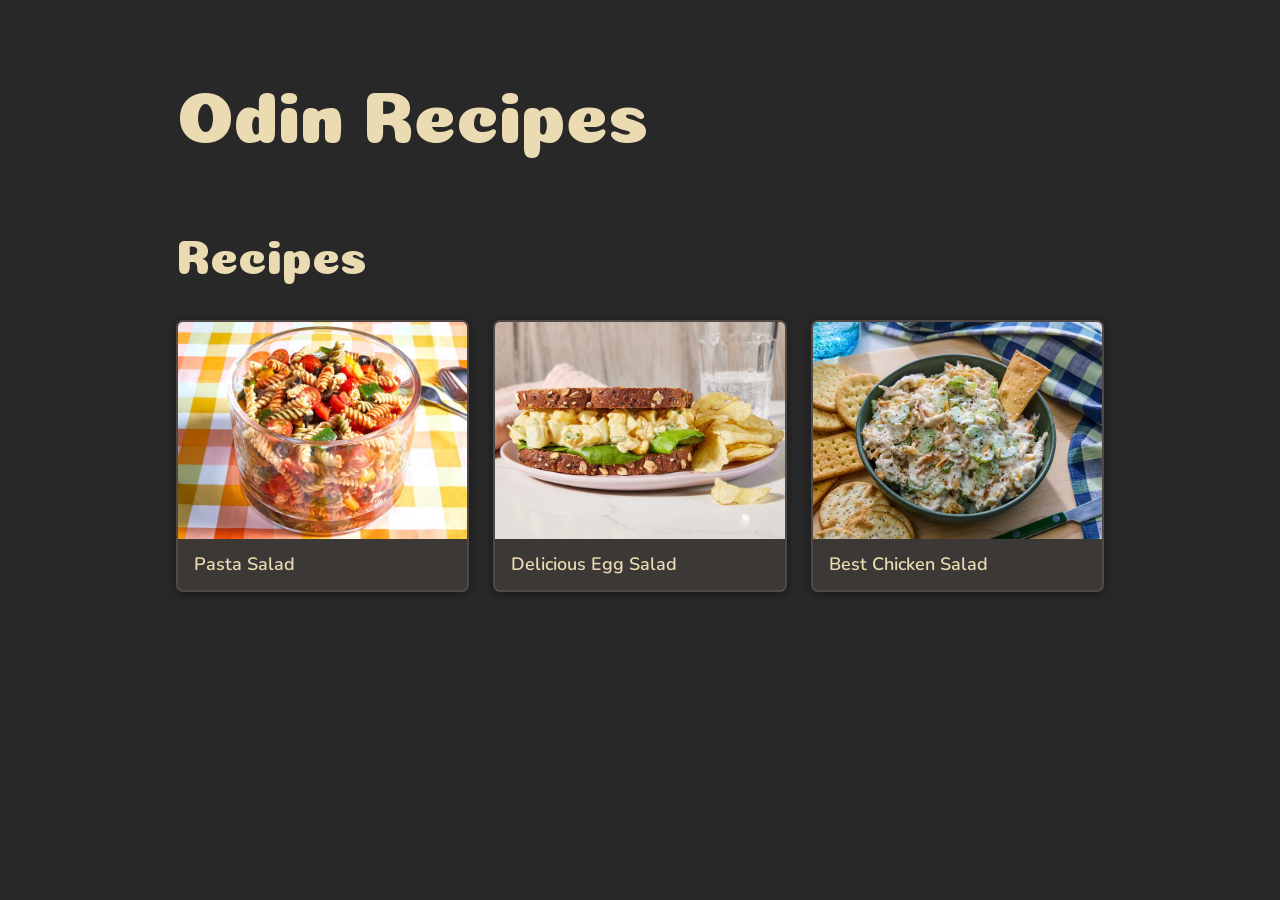
<file: index.html>
<!DOCTYPE html>
<html lang="en">
<head>
    <meta charset="UTF-8">
    <meta name="viewport" content="width=device-width, initial-scale=1.0">
    <title>Odin Recipes</title>
    <link rel="preconnect" href="https://fonts.googleapis.com">
    <link rel="preconnect" href="https://fonts.gstatic.com" crossorigin>
    <link href="https://fonts.googleapis.com/css2?family=Nunito:wght@400;600;700&display=swap" rel="stylesheet">
    <link rel="stylesheet" href="style.css">
</head>
<body>

  <header>
    <h1>Odin Recipes</h1>
  </header>

  <main>
  <h2>Recipes</h2>
  <ul class="recipe-list">
    <li>
      <a href="./recipes/pasta-salad.html">
        <img src="./images/pasta-salad.jpg" alt="Bowl of pasta salad">
        <span>Pasta Salad</span>
      </a>
    </li>
    <li>
      <a href="./recipes/delicious-egg-salad.html">
        <img src="./images/delicious-egg-salad.jpg" alt="Egg salad on a plate">
        <span>Delicious Egg Salad</span>
      </a>
    </li>
    <li>
      <a href="./recipes/best-chicken-salad.html">
        <img src="./images/best-chicken-salad.jpg" alt="Chicken salad in a bowl">
        <span>Best Chicken Salad</span>
      </a>
    </li>
  </ul>
  </main>

</body>
</html>
</file>
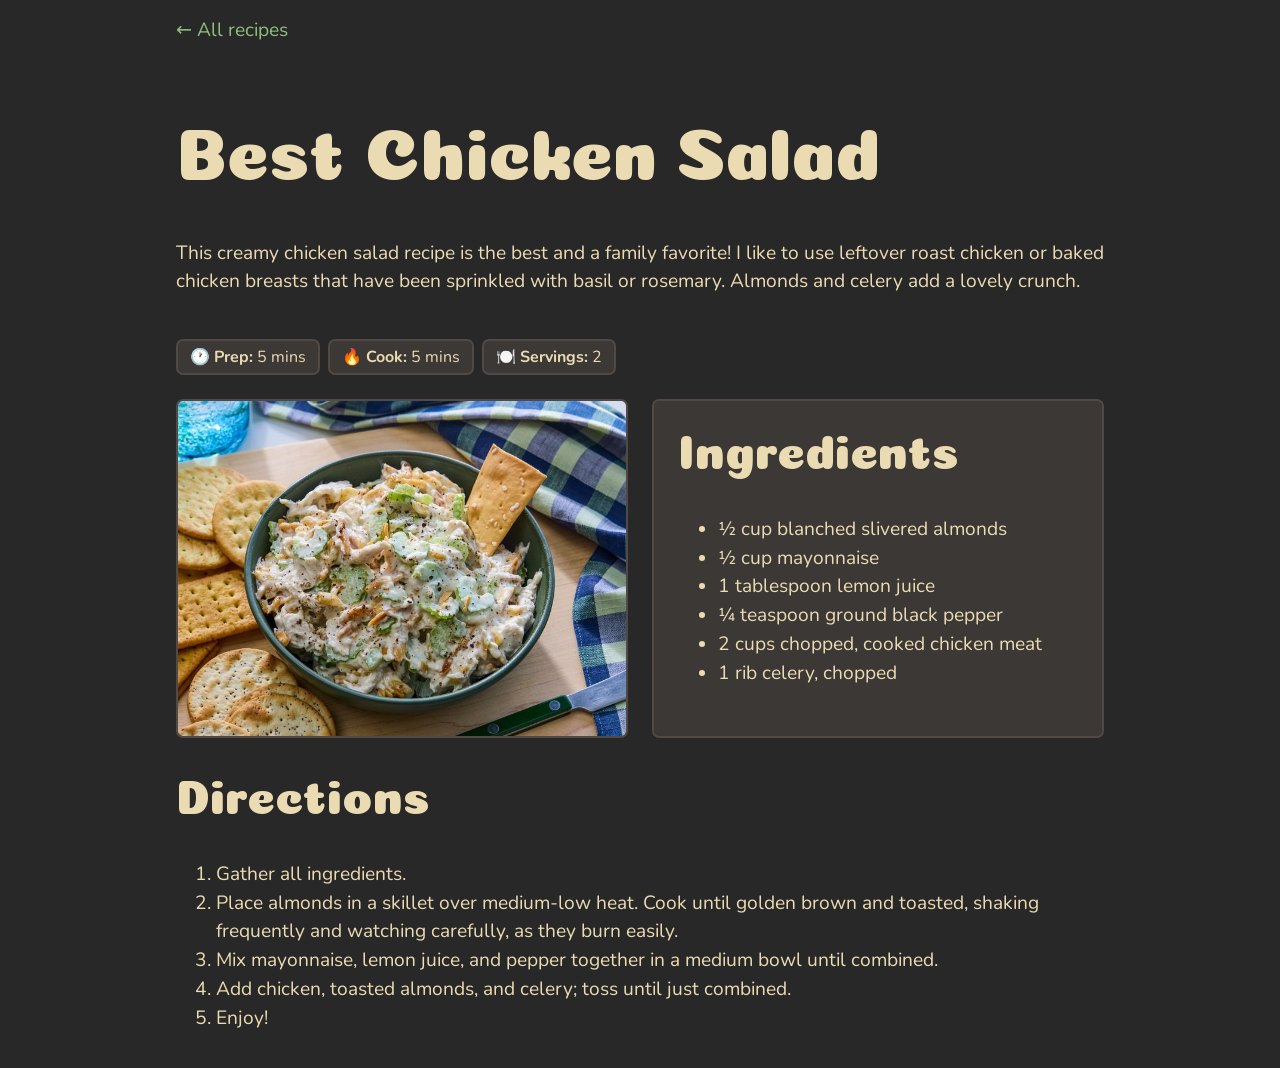
<file: recipes/best-chicken-salad.html>
<!DOCTYPE html>
<html lang="en">
<head>
<meta charset="UTF-8">
<meta name="viewport" content="width=device-width, initial-scale=1.0">
<title>Best Chicken Salad</title>
<link rel="preconnect" href="https://fonts.googleapis.com">
<link rel="preconnect" href="https://fonts.gstatic.com" crossorigin>
<link href="https://fonts.googleapis.com/css2?family=Nunito:wght@400;600;700&display=swap" rel="stylesheet">
<link rel="stylesheet" href="../style.css">
<link rel="stylesheet" href="../recipe.css">
</head>
<body>

<header>
<nav>
<a href="../index.html">← All recipes</a>
</nav>
<h1>Best Chicken Salad</h1>
</header>

<main>
<article class="recipe">

<p class="recipe-intro">This creamy chicken salad recipe is the best and a family favorite! I like to use leftover roast chicken or baked chicken breasts that have been sprinkled with basil or rosemary. Almonds and celery add a lovely crunch.</p>

<img class="recipe-image" src="../images/best-chicken-salad.jpg" alt="Creamy chicken salad with almonds and celery">

<ul class="recipe-meta">
<li>🕐 <strong>Prep:</strong> 5 mins</li>
<li>🔥 <strong>Cook:</strong> 5 mins</li>
<li>🍽️ <strong>Servings:</strong> 2</li>
</ul>

<section class="recipe-ingredients">
<h2>Ingredients</h2>
<ul>
<li>½ cup blanched slivered almonds</li>
<li>½ cup mayonnaise</li>
<li>1 tablespoon lemon juice</li>
<li>¼ teaspoon ground black pepper</li>
<li>2 cups chopped, cooked chicken meat</li>
<li>1 rib celery, chopped</li>
</ul>
</section>

<section class="recipe-directions">
<h2>Directions</h2>
<ol>
<li>Gather all ingredients.</li>
<li>Place almonds in a skillet over medium-low heat. Cook until golden brown and toasted, shaking frequently and watching carefully, as they burn easily.</li>
<li>Mix mayonnaise, lemon juice, and pepper together in a medium bowl until combined.</li>
<li>Add chicken, toasted almonds, and celery; toss until just combined.</li>
<li>Enjoy!</li>
</ol>
</section>

</article>
</main>

</body>
</html>
</file>
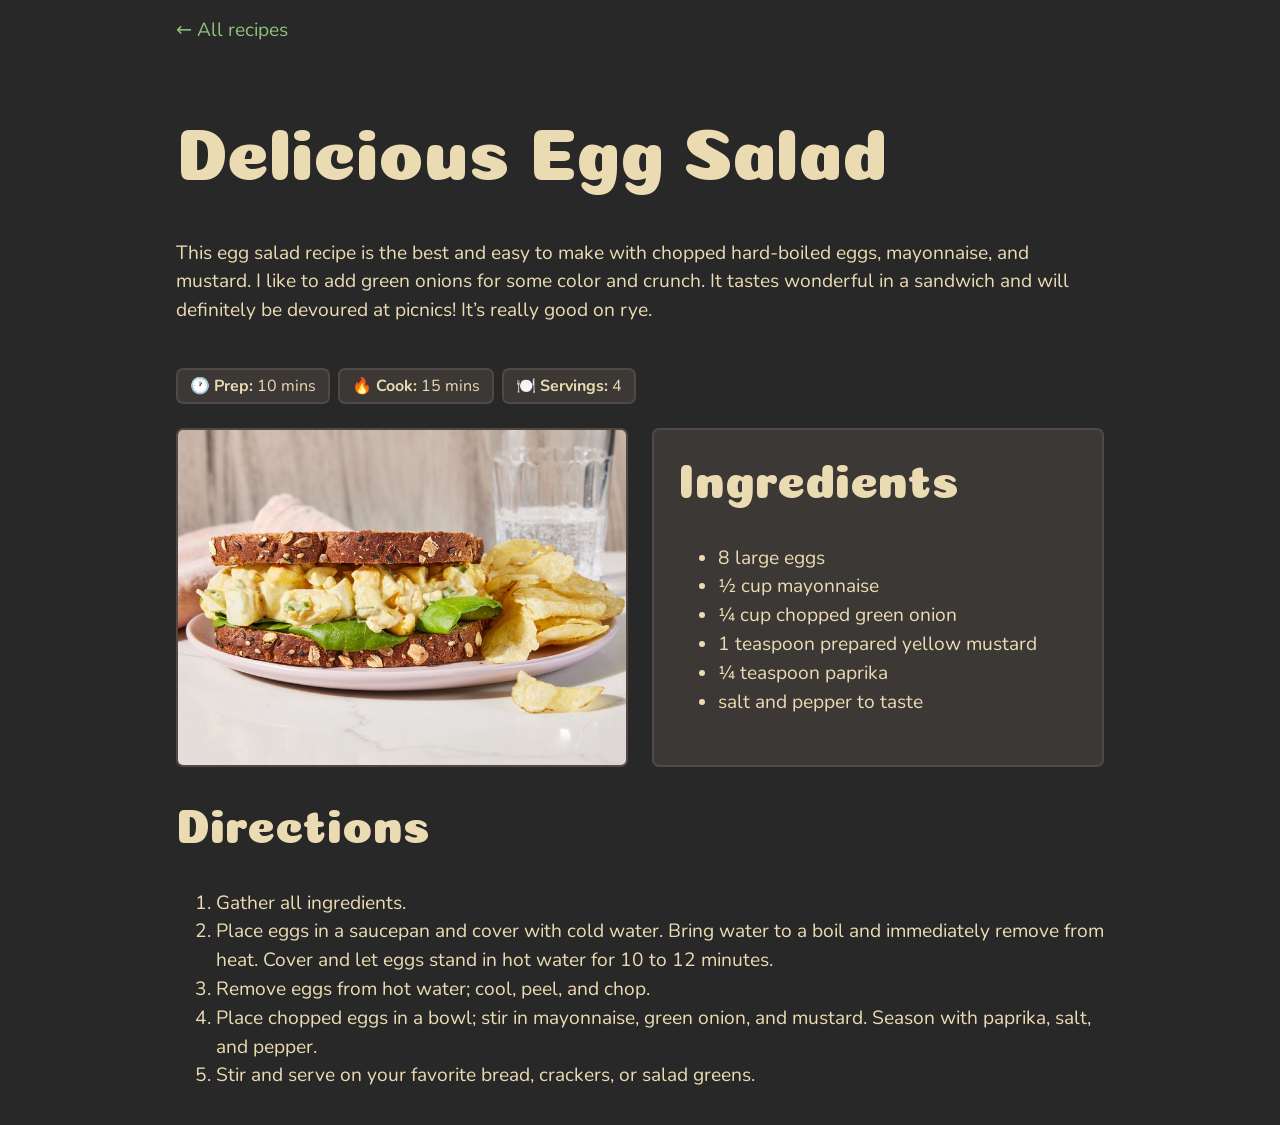
<file: recipes/delicious-egg-salad.html>
<!DOCTYPE html>
<html lang="en">
<head>
    <meta charset="UTF-8">
    <meta name="viewport" content="width=device-width, initial-scale=1.0">
    <title>Delicious Egg Salad</title>
    <link rel="preconnect" href="https://fonts.googleapis.com">
    <link rel="preconnect" href="https://fonts.gstatic.com" crossorigin>
    <link href="https://fonts.googleapis.com/css2?family=Nunito:wght@400;600;700&display=swap" rel="stylesheet">
    <link rel="stylesheet" href="../style.css">
    <link rel="stylesheet" href="../recipe.css">
</head>
<body>

  <header>
    <nav>
      <a href="../index.html">← All recipes</a>
    </nav>
    <h1>Delicious Egg Salad</h1>
  </header>

  <main>
    <article class="recipe">

      <p class="recipe-intro">This egg salad recipe is the best and easy to make with chopped hard-boiled eggs, mayonnaise, and mustard. I like to add green onions for some color and crunch. It tastes wonderful in a sandwich and will definitely be devoured at picnics! It’s really good on rye.</p>

      <img class="recipe-image" src="../images/delicious-egg-salad.jpg" alt="Egg salad served on rye bread">

      <ul class="recipe-meta">
        <li>🕐 <strong>Prep:</strong> 10 mins</li>
        <li>🔥 <strong>Cook:</strong> 15 mins</li>
        <li>🍽️ <strong>Servings:</strong> 4</li>
      </ul>

      <section class="recipe-ingredients">
        <h2>Ingredients</h2>
        <ul>
          <li>8 large eggs</li>
          <li>½ cup mayonnaise</li>
          <li>¼ cup chopped green onion</li>
          <li>1 teaspoon prepared yellow mustard</li>
          <li>¼ teaspoon paprika</li>
          <li>salt and pepper to taste</li>
        </ul>
      </section>

      <section class="recipe-directions">
        <h2>Directions</h2>
        <ol>
          <li>Gather all ingredients.</li>
          <li>Place eggs in a saucepan and cover with cold water. Bring water to a boil and immediately remove from heat. Cover and let eggs stand in hot water for 10 to 12 minutes.</li>
          <li>Remove eggs from hot water; cool, peel, and chop.</li>
          <li>Place chopped eggs in a bowl; stir in mayonnaise, green onion, and mustard. Season with paprika, salt, and pepper.</li>
          <li>Stir and serve on your favorite bread, crackers, or salad greens.</li>
        </ol>
      </section>

    </article>
  </main>

</body>
</html>
</file>
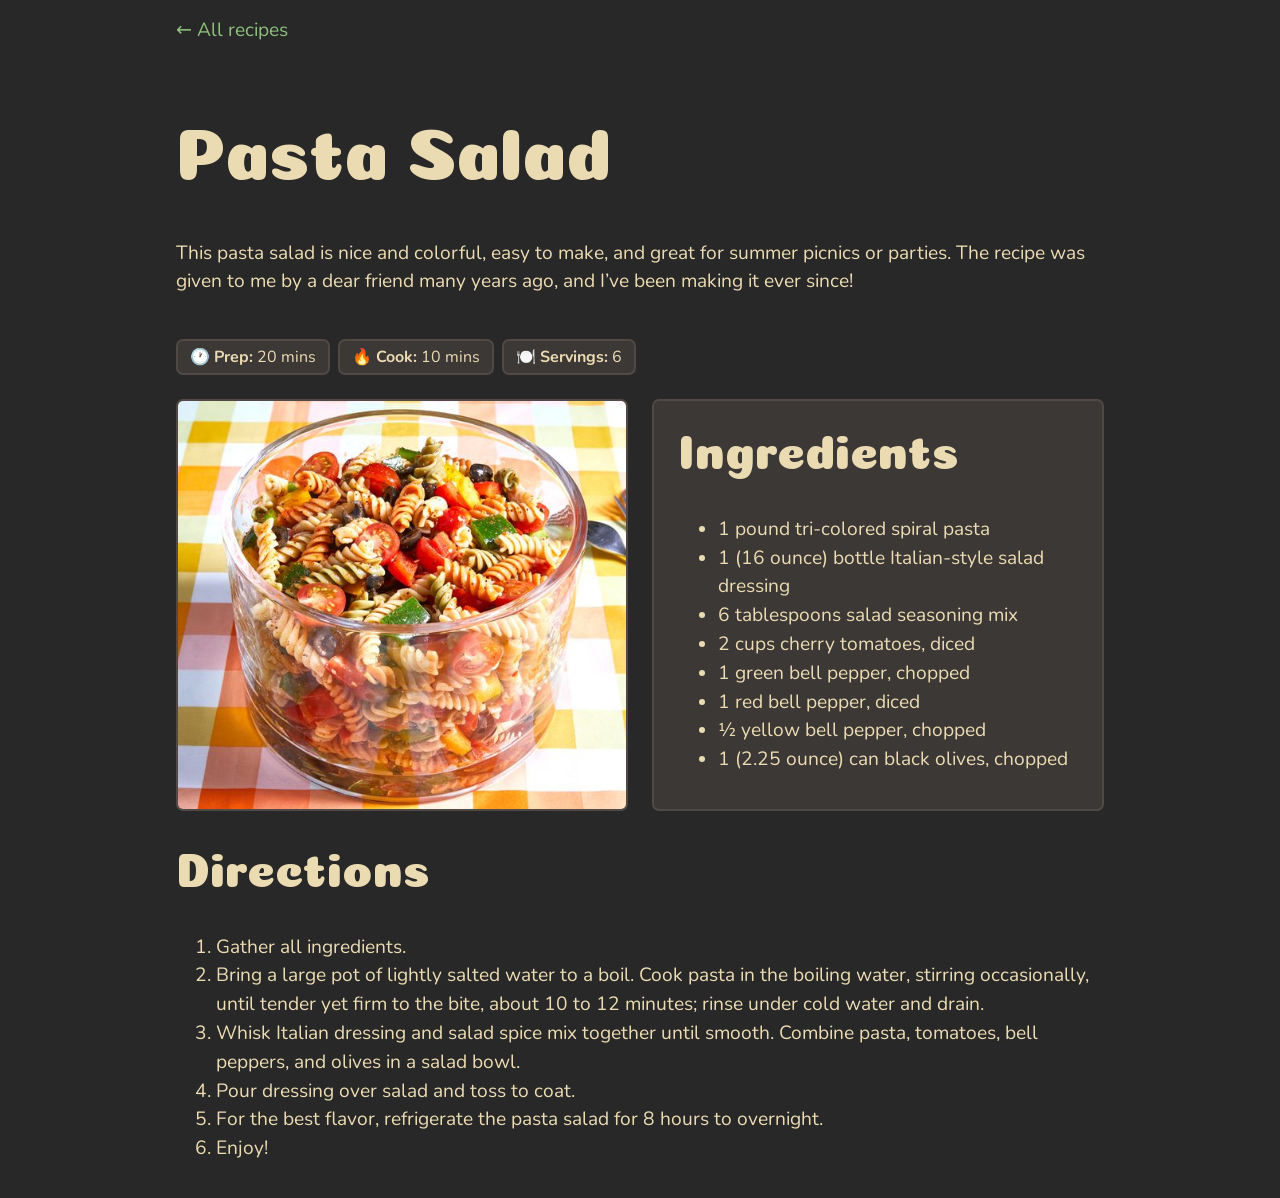
<file: recipes/pasta-salad.html>
<!DOCTYPE html>
<html lang="en">
<head>
<meta charset="UTF-8">
<meta name="viewport" content="width=device-width, initial-scale=1.0">
<title>Pasta Salad</title>
<link rel="preconnect" href="https://fonts.googleapis.com">
<link rel="preconnect" href="https://fonts.gstatic.com" crossorigin>
<link href="https://fonts.googleapis.com/css2?family=Nunito:wght@400;600;700&display=swap" rel="stylesheet">
<link rel="stylesheet" href="../style.css">
<link rel="stylesheet" href="../recipe.css">
</head>
<body>

<header>
<nav>
<a href="../index.html">← All recipes</a>
</nav>
<h1>Pasta Salad</h1>
</header>

<main>
<article class="recipe">

<p class="recipe-intro">This pasta salad is nice and colorful, easy to make, and great for summer picnics or parties. The recipe was given to me by a dear friend many years ago, and I’ve been making it ever since!</p>

<img class="recipe-image" src="../images/pasta-salad.jpg" alt="Colorful pasta salad with tomatoes, peppers and olives">

<ul class="recipe-meta">
<li>🕐 <strong>Prep:</strong> 20 mins</li>
<li>🔥 <strong>Cook:</strong> 10 mins</li>
<li>🍽️ <strong>Servings:</strong> 6</li>
</ul>

<section class="recipe-ingredients">
<h2>Ingredients</h2>
<ul>
<li>1 pound tri-colored spiral pasta</li>
<li>1 (16 ounce) bottle Italian-style salad dressing</li>
<li>6 tablespoons salad seasoning mix</li>
<li>2 cups cherry tomatoes, diced</li>
<li>1 green bell pepper, chopped</li>
<li>1 red bell pepper, diced</li>
<li>½ yellow bell pepper, chopped</li>
<li>1 (2.25 ounce) can black olives, chopped</li>
</ul>
</section>

<section class="recipe-directions">
<h2>Directions</h2>
<ol>
<li>Gather all ingredients.</li>
<li>Bring a large pot of lightly salted water to a boil. Cook pasta in the boiling water, stirring occasionally, until tender yet firm to the bite, about 10 to 12 minutes; rinse under cold water and drain.</li>
<li>Whisk Italian dressing and salad spice mix together until smooth. Combine pasta, tomatoes, bell peppers, and olives in a salad bowl.</li>
<li>Pour dressing over salad and toss to coat.</li>
<li>For the best flavor, refrigerate the pasta salad for 8 hours to overnight.</li>
<li>Enjoy!</li>
</ol>
</section>

</article>
</main>

</body>
</html>
</file>
<file: style.css>
@font-face {
  font-family: "Coiny";
  src: url("./fonts/Coiny-Regular.ttf") format("truetype");
  font-weight: 400;
  font-style: normal;
  font-display: swap;
}

/* 1. Reset */
*, *::before, *::after {
  box-sizing: border-box;
}

/* 2. Proměnné */
:root {
  color-scheme: dark;

  --color-bg: #282828;
  --color-surface: #3c3836;
  --color-text: #ebdbb2;
  --color-text-muted: #a89984;
  --color-border: #504945;
  --color-accent: #8ec07c;

  --radius: 7px;
}

/* 3. Základ stránky */
body {
  margin: 0;
  font-family: "Nunito", system-ui, sans-serif;
  font-size: 1.2rem;
  line-height: 1.5;
  background-color: var(--color-bg);
  color: var(--color-text);
}

/* 4. Rozložení */
header,
main {
  max-width: 60rem;
  margin-inline: auto;
  padding: 1rem;
}

h1, h2 {
  font-family: "Coiny", system-ui, sans-serif;
  font-weight: 400;
  line-height: 1.2;
}

h1 {
  font-size: 4.5rem;
  margin-bottom: 0;
}

h2 {
  font-size: 3rem;
}

/* 5. Seznam receptů */
.recipe-list {
  list-style: none;
  padding: 0;
  display: grid;
  grid-template-columns: repeat(auto-fit, minmax(16rem, 1fr));
  gap: 1.5rem;
}

.recipe-list a {
  display: block;
  color: inherit;
  text-decoration: none;
  background-color: var(--color-surface);
  border: 2px solid var(--color-border);
  border-radius: var(--radius);
  overflow: hidden;
  box-shadow: 0 2px 8px rgba(0, 0, 0, 0.4);
  transition: border-color 0.2s ease, transform 0.2s ease, box-shadow 0.2s ease;
}

.recipe-list a:hover,
.recipe-list a:focus-visible {
  border-color: var(--color-accent);
  transform: translateY(-4px);
  box-shadow: 0 8px 20px rgba(142, 192, 124, 0.15);
}

.recipe-list a:hover span,
.recipe-list a:focus-visible span {
  color: var(--color-accent);
}

.recipe-list img {
  display: block;
  width: 100%;
  aspect-ratio: 4 / 3;
  object-fit: cover;
}

.recipe-list span {
  display: block;
  padding: 0.75rem 1rem;
  font-size: 1.125rem;
  font-weight: 600;
}

nav a {
  display: inline-block;
  margin-bottom: 0.5rem;
  color: var(--color-accent);
  text-decoration: none;
  transition: color 0.2s ease;
}

nav a:hover,
nav a:focus-visible {
  text-decoration: underline;
}
</file>
<file: recipe.css>
/* 1. Základ: jeden sloupec (mobil) */
.recipe {
  display: grid;
  gap: 1.5rem;
}

/* 2. Obrázek */
.recipe-image {
  display: block;
  width: 100%;
  aspect-ratio: 4 / 3;
  object-fit: cover;
  border: 2px solid var(--color-border);
  border-radius: var(--radius);
}

/* 3. Údaje jako "pilulky" (Flexbox) */
.recipe-meta {
  list-style: none;
  margin: 0;
  padding: 0;
  display: flex;
  flex-wrap: wrap;
  gap: 0.5rem;
}

.recipe-meta li {
  background-color: var(--color-surface);
  border: 2px solid var(--color-border);
  border-radius: var(--radius);
  padding: 0.25rem 0.75rem;
  font-size: 1rem;
}

/* 4. Karta s ingrediencemi */
.recipe-ingredients {
  background-color: var(--color-surface);
  border: 2px solid var(--color-border);
  border-radius: var(--radius);
  padding: 1rem 1.5rem;
}

.recipe-ingredients h2,
.recipe-directions h2 {
  margin-top: 0;
}

/* 5. Desktop: dva sloupce */
@media (min-width: 48rem) {
  .recipe {
    grid-template-columns: 1fr 1fr;
    grid-template-areas:
      "intro      intro"
      "meta       meta"
      "image      ingredients"
      "directions directions";
  }

  .recipe-intro       { grid-area: intro; }
  .recipe-meta        { grid-area: meta; }
  .recipe-directions  { grid-area: directions; }

  /* Obrázek a karta: stejný top i stejná výška */
  .recipe-image {
    grid-area: image;
    align-self: stretch;
  }

  .recipe-ingredients {
    grid-area: ingredients;
    align-self: stretch;
  }
}
</file>
